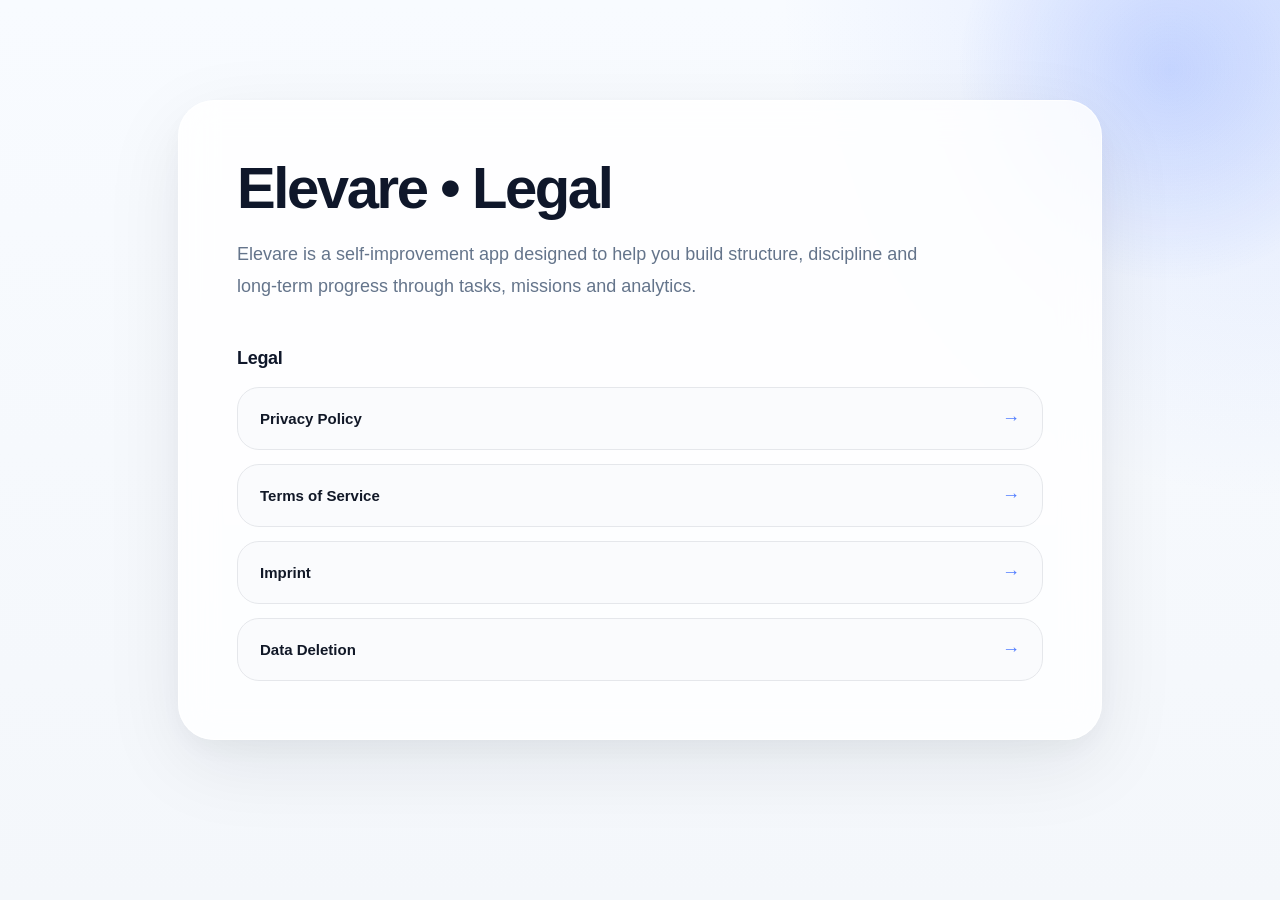
<file: index.html>
<!DOCTYPE html>
<html lang="en">
<head>
  <meta charset="UTF-8">
  <meta name="viewport" content="width=device-width, initial-scale=1.0">
  <link rel="stylesheet" href="styles.css">
  <meta name="google" content="notranslate">
  <title>Elevare</title>
</head>
<body translate="no">
  <div class="background-orb"></div>

  <div class="container">
    <div class="hero-card">

      <h1>Elevare • Legal</h1>

      <p class="subtitle">
        Elevare is a self-improvement app designed to help you build structure,
        discipline and long-term progress through tasks, missions and analytics.
      </p>

      <h2 class="section-title">Legal</h2>

      <div class="links">
        
        <a class="link-card" href="privacy.html">
          <span>Privacy Policy</span>
          <span>→</span>
        </a>

        <a class="link-card" href="terms-of-service.html">
          <span>Terms of Service</span>
          <span>→</span>
        </a>

        <a class="link-card" href="impressum.html">
          <span>Imprint</span>
          <span>→</span>
        </a>

        <a class="link-card" href="data-deletion.html">
          <span>Data Deletion</span>
          <span>→</span>
        </a>

      </div>

    </div>
  </div>
</body>
</html>
</file>
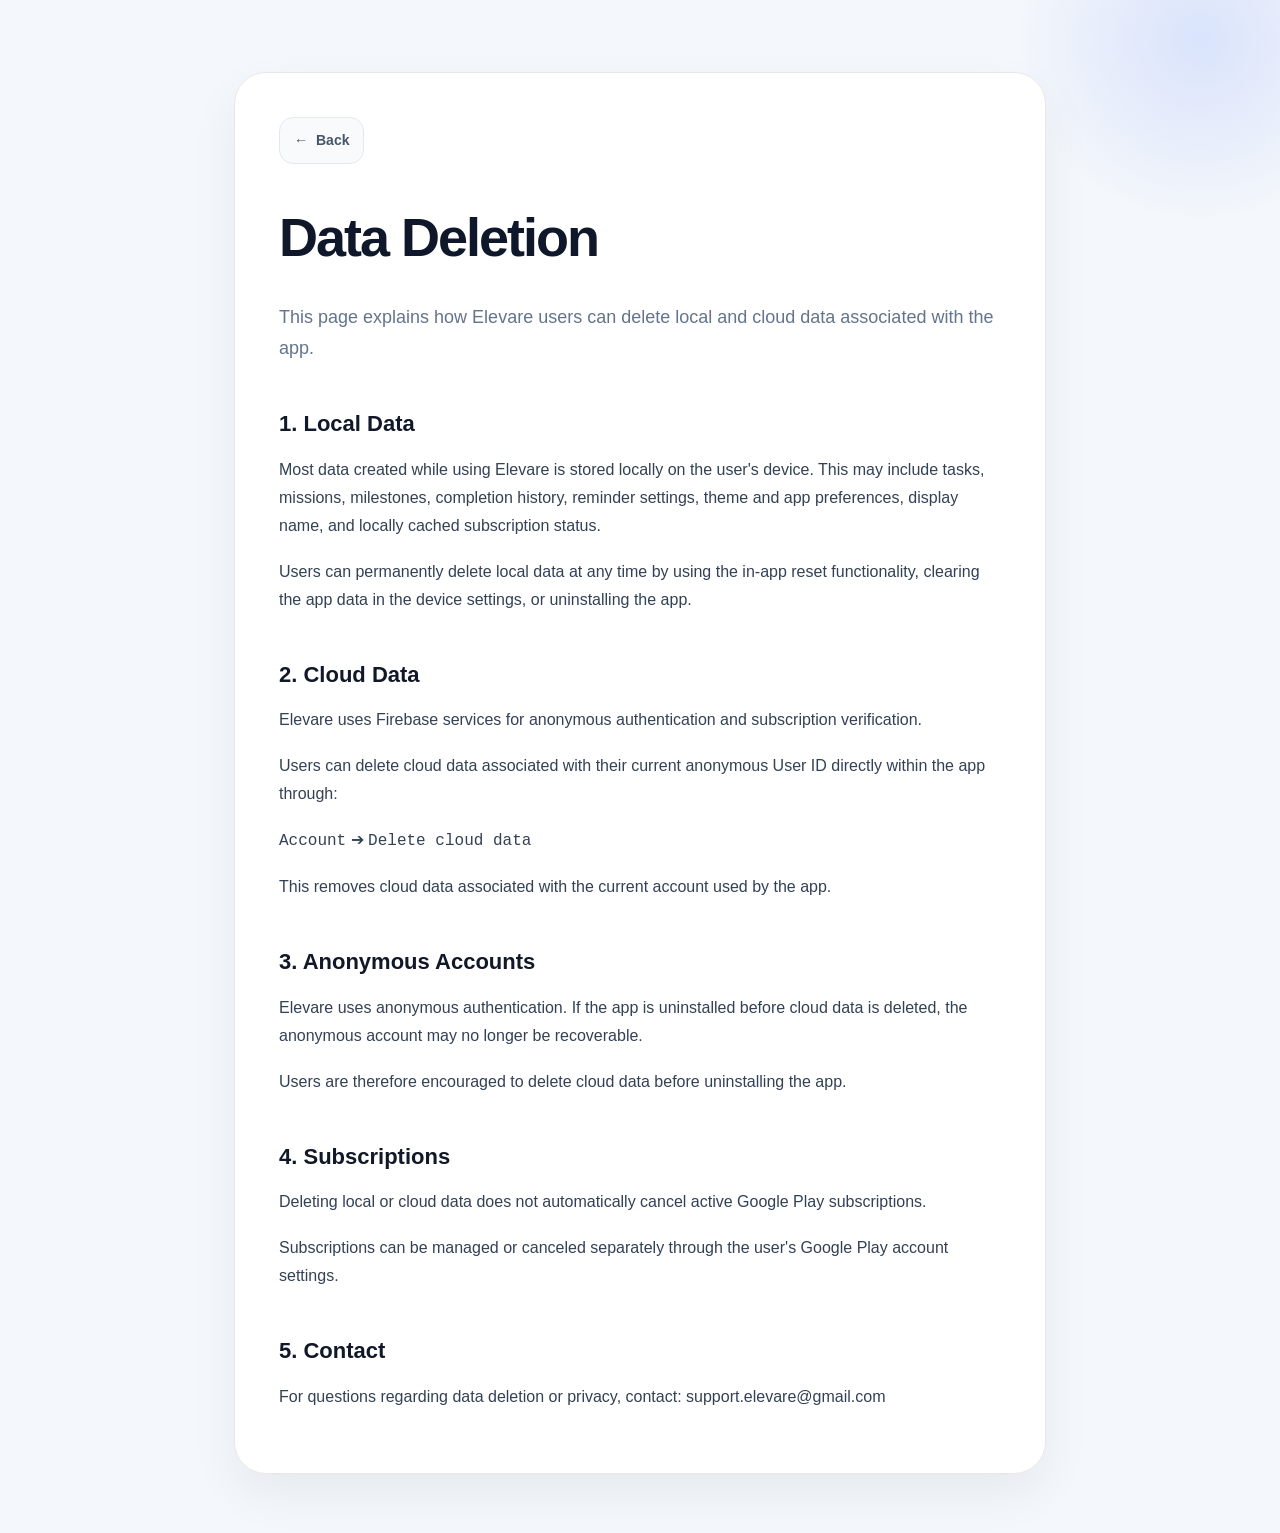
<file: data-deletion.html>
<!DOCTYPE html>
<html lang="en" translate="no">

<head>
  <meta charset="UTF-8">
  <meta name="viewport" content="width=device-width, initial-scale=1.0">
  <meta name="google" content="notranslate">
  <link rel="stylesheet" href="legal.css">
  <title>Data Deletion • Elevare</title>
</head>

<body translate="no">

  <div class="background-orb"></div>

  <div class="container">
    <div class="legal-card">

      <a class="back-link" href="index.html">
        <span>←</span>
        <span>Back</span>
      </a>

      <h1>Data Deletion</h1>

      <p class="intro-text">
        This page explains how Elevare users can delete local and cloud data
        associated with the app.
      </p>

      <h2>1. Local Data</h2>
      <p>
        Most data created while using Elevare is stored locally on the user's device.
        This may include tasks, missions, milestones, completion history, reminder settings,
        theme and app preferences, display name, and locally cached subscription status.
      </p>

      <p>
        Users can permanently delete local data at any time by using the in-app reset
        functionality, clearing the app data in the device settings, or uninstalling the app.
      </p>

      <h2>2. Cloud Data</h2>
      <p>
        Elevare uses Firebase services for anonymous authentication and subscription
        verification.
      </p>

      <p>
        Users can delete cloud data associated with their current anonymous User ID directly
        within the app through:
      </p>

      <p>
        <kbd>Account</kbd> ➔ <kbd>Delete cloud data</kbd>
      </p>

      <p>
        This removes cloud data associated with the current account used by the app.
      </p>

      <h2>3. Anonymous Accounts</h2>
      <p>
        Elevare uses anonymous authentication. If the app is uninstalled before cloud data is
        deleted, the anonymous account may no longer be recoverable.
      </p>

      <p>
        Users are therefore encouraged to delete cloud data before uninstalling the app.
      </p>

      <h2>4. Subscriptions</h2>
      <p>
        Deleting local or cloud data does not automatically cancel active Google Play
        subscriptions.
      </p>

      <p>
        Subscriptions can be managed or canceled separately through the user's Google Play
        account settings.
      </p>

      <h2>5. Contact</h2>
      <p>
        For questions regarding data deletion or privacy, contact:
        support.elevare@gmail.com
      </p>

    </div>
  </div>

</body>

</html>
</file>
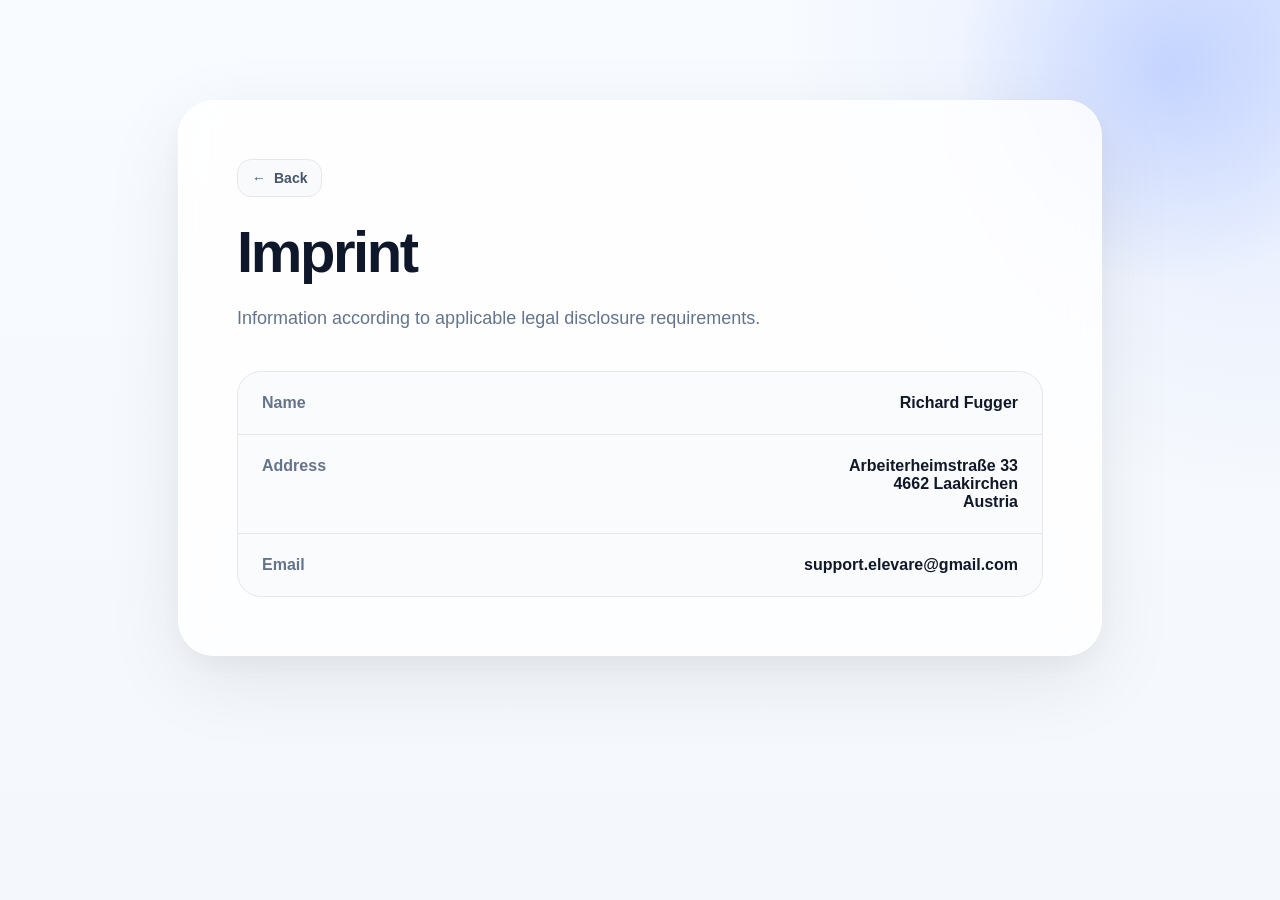
<file: impressum.html>
<!DOCTYPE html>
<html lang="en" translate="no">

<head>
  <meta charset="UTF-8">
  <meta name="viewport" content="width=device-width, initial-scale=1.0">
  <meta name="google" content="notranslate">
  <link rel="stylesheet" href="styles.css">
  <title>Imprint • Elevare</title>
</head>

<body translate="no">
  <div class="background-orb"></div>

  <div class="container">
    <div class="hero-card">

      <a class="back-link" href="index.html">
        <span>←</span>
        <span>Back</span>
      </a>

      <h1>Imprint</h1>

      <p class="subtitle">
        Information according to applicable legal disclosure requirements.
      </p>

      <div class="legal-card">

        <div class="legal-row">
          <div class="legal-label">Name</div>
          <div class="legal-value">Richard Fugger</div>
        </div>

        <div class="legal-row">
          <div class="legal-label">Address</div>
          <div class="legal-value">
            Arbeiterheimstraße 33<br>
            4662 Laakirchen<br>
            Austria
          </div>
        </div>

        <div class="legal-row">
          <div class="legal-label">Email</div>
          <div class="legal-value">support.elevare@gmail.com</div>
        </div>

        <!-- Einkommentieren, sobald Gewerbe aktiv -->
        <!--
            <div class="imprint-table" style="margin-top: 20px;">
                <div class="imprint-row">
                    <span class="imprint-label"><strong>Trade Authority</strong></span>
                    <span class="imprint-value">Bezirkshauptmannschaft Gmunden</span>
                </div>
                <div class="imprint-row">
                    <span class="imprint-label"><strong>Chamber Membership</strong></span>
                    <span class="imprint-value">Wirtschaftskammer Oberösterreich (WKOÖ)</span>
                </div>
                <div class="imprint-row">
                    <span class="imprint-label"><strong>Applicable Law</strong></span>
                    <span class="imprint-value">Gewerbeordnung (GewO): <a href="https://bka.gv.at" target="_blank" rel="noopener noreferrer">www.ris.bka.gv.at</a></span>
                </div>
            </div>
            -->

      </div>

    </div>
  </div>
</body>

</html>
</file>
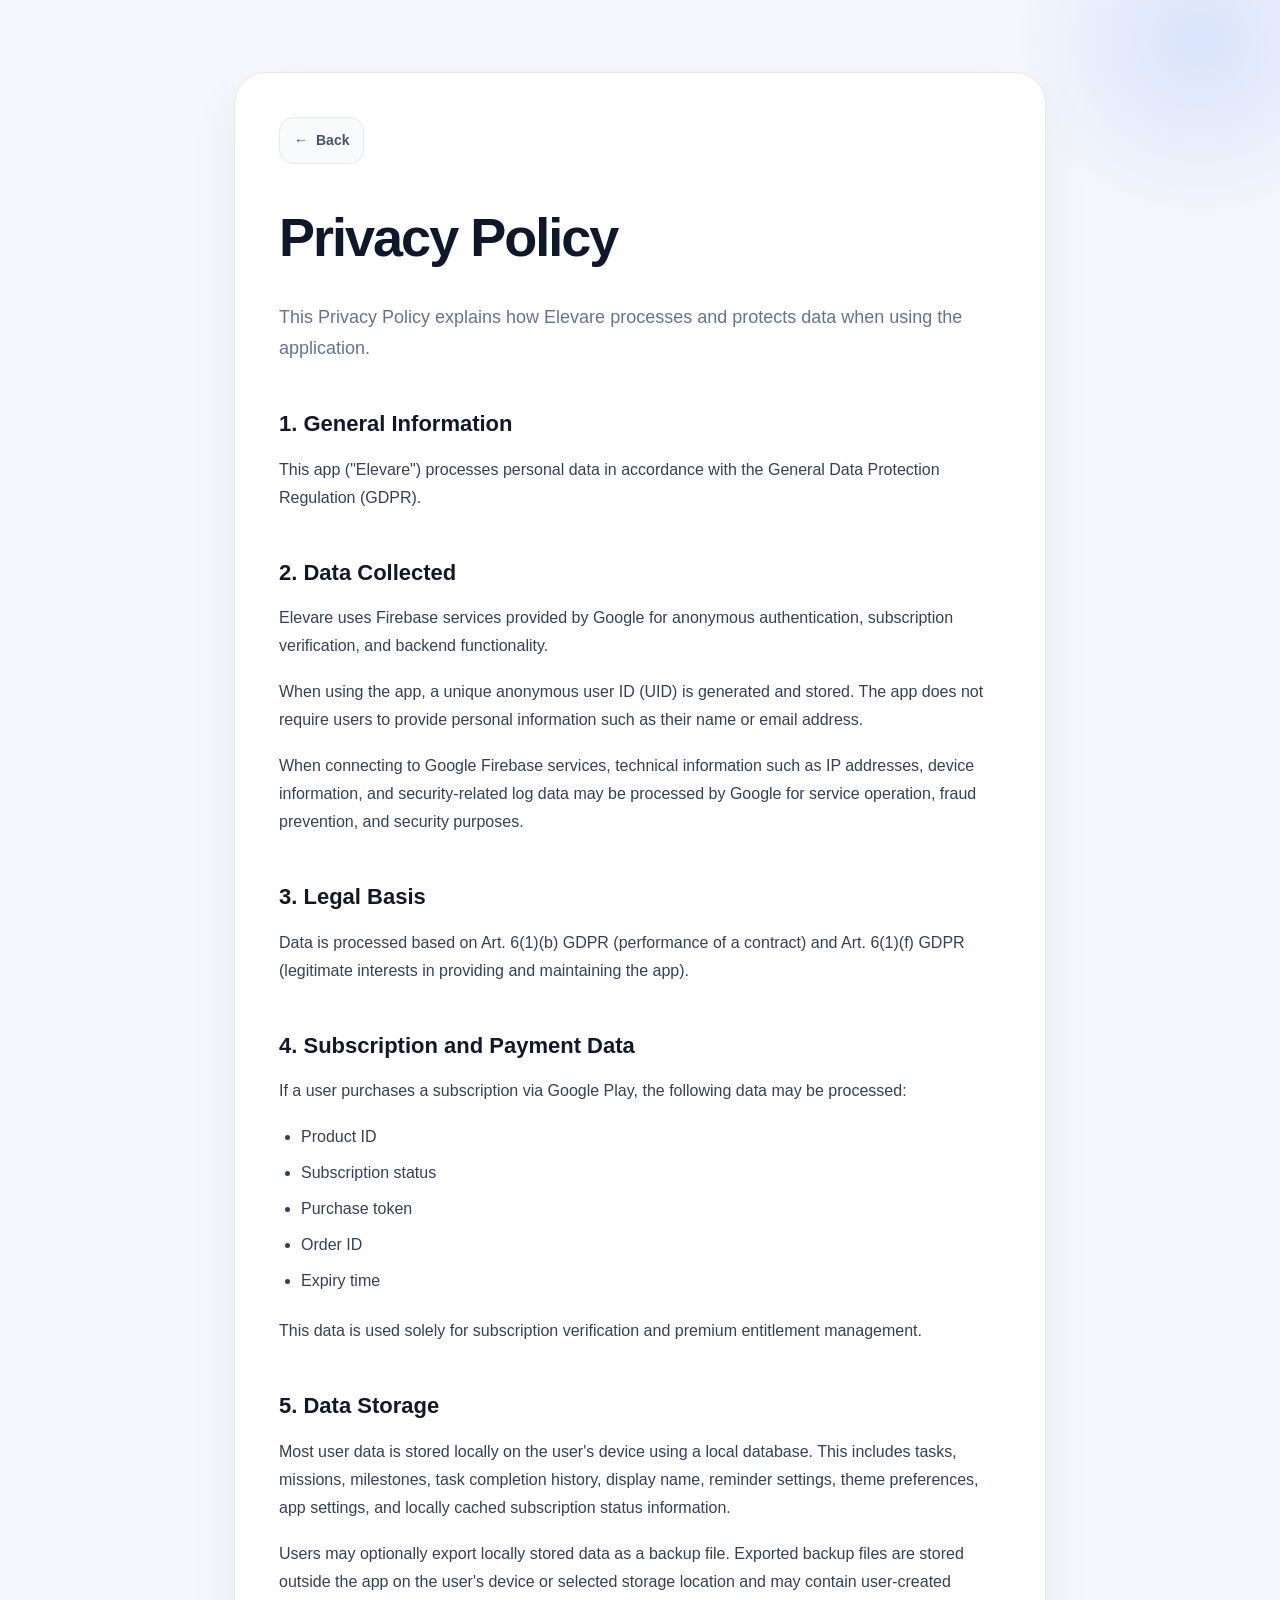
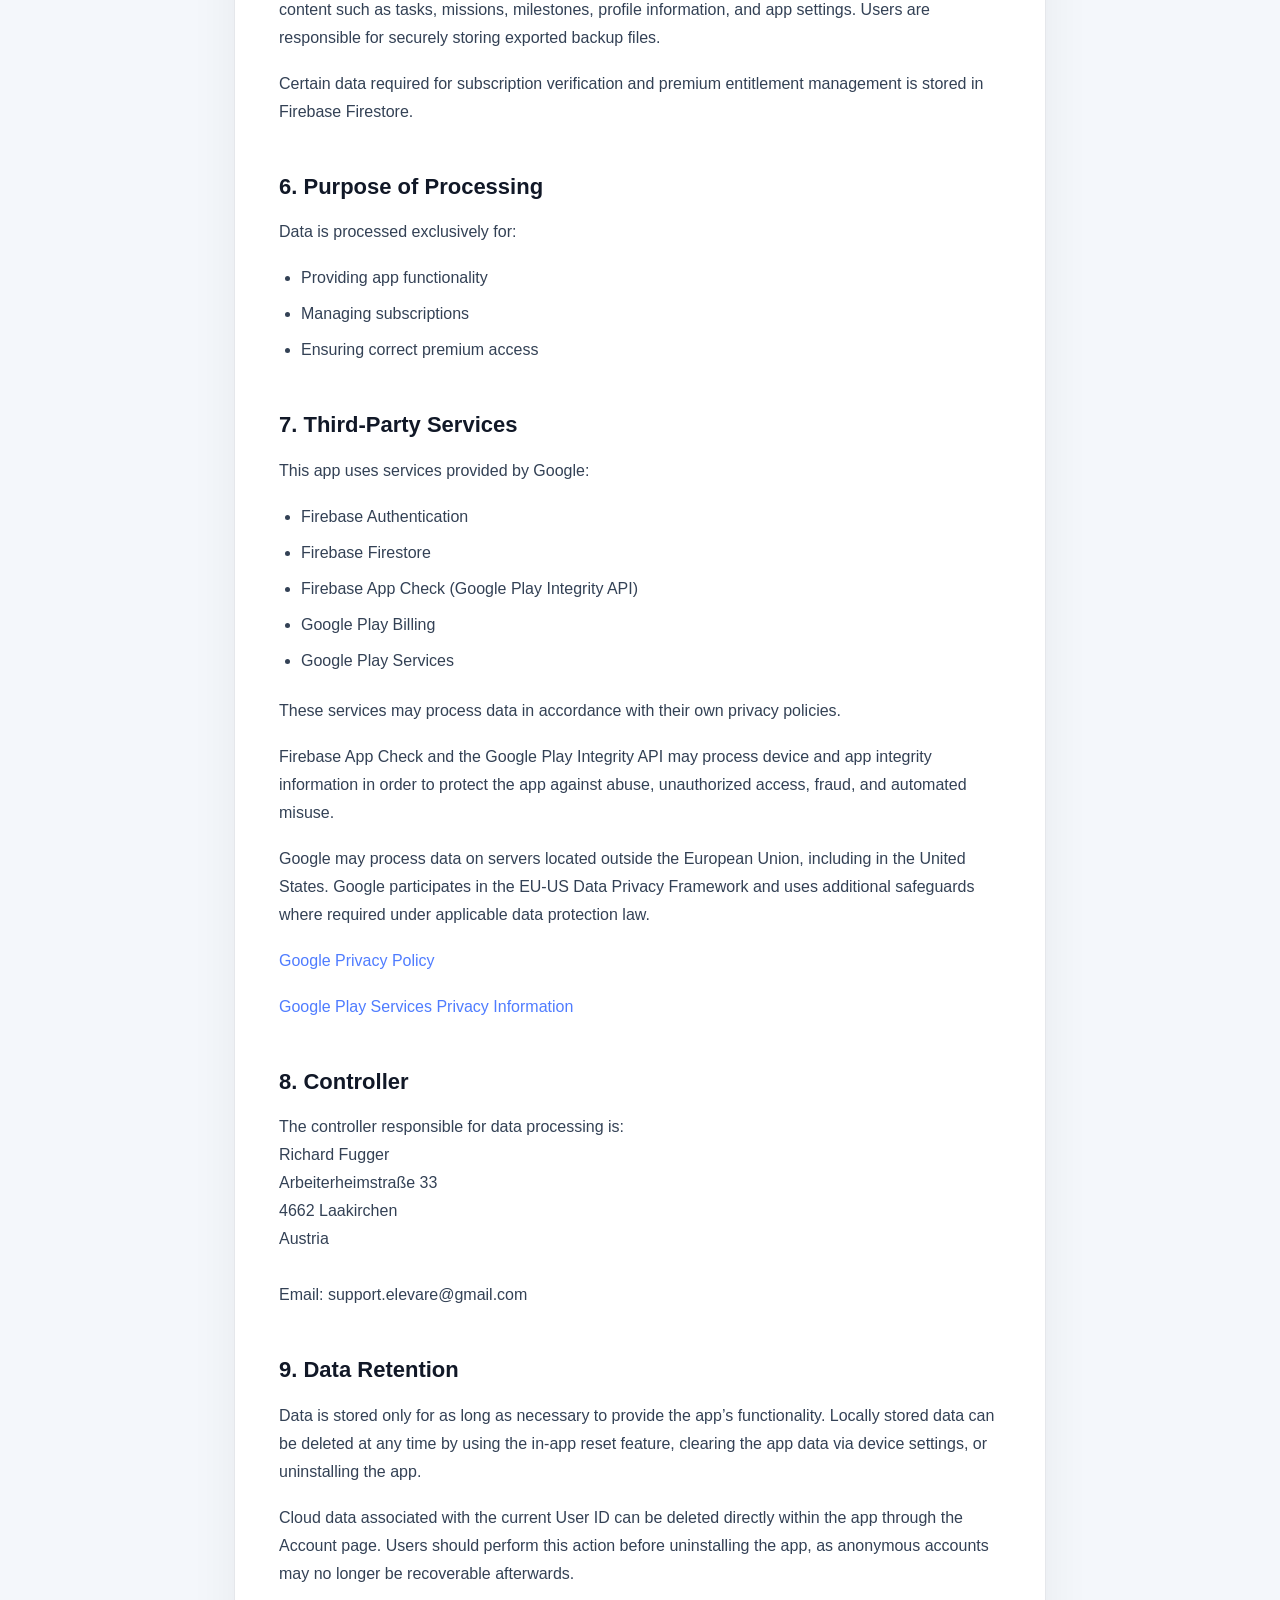
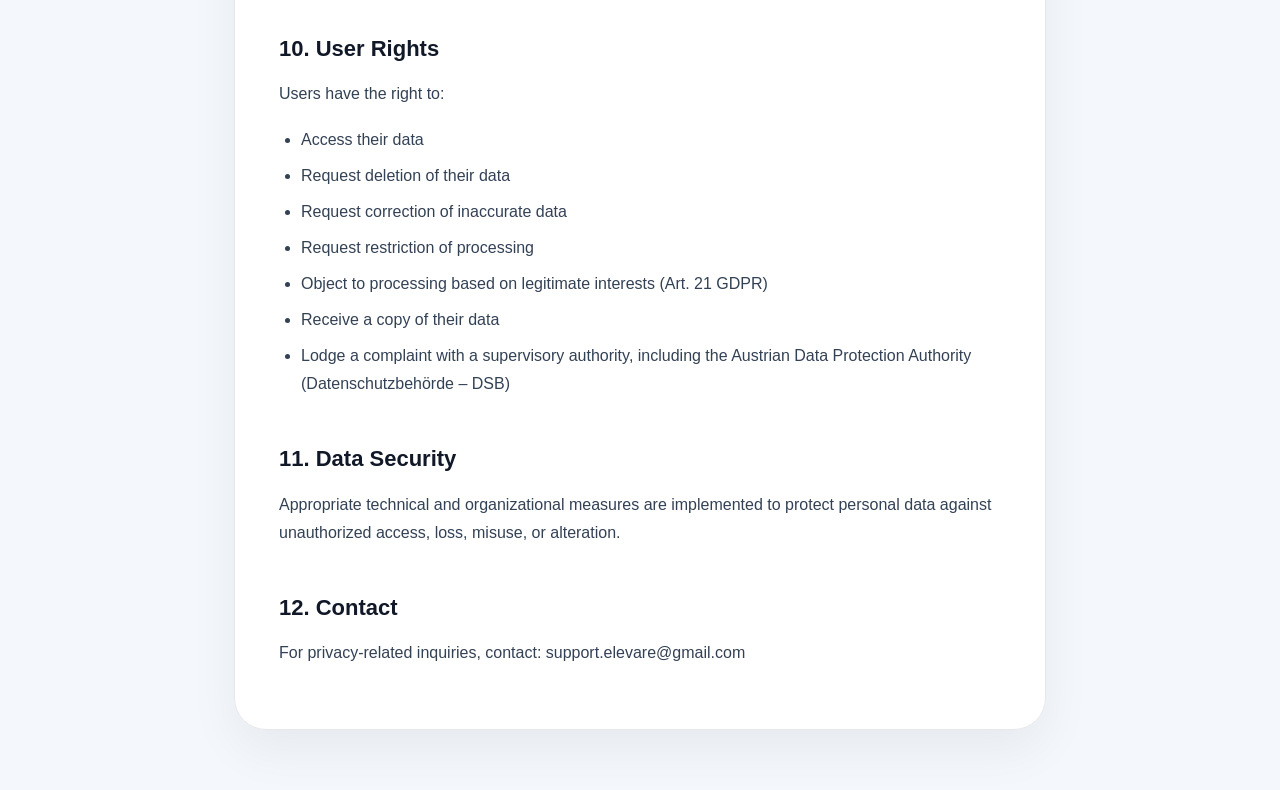
<file: privacy.html>
<!DOCTYPE html>
<html lang="en" translate="no">

<head>
  <meta charset="UTF-8">

  <meta name="viewport" content="width=device-width, initial-scale=1.0">

  <meta name="google" content="notranslate">

  <link rel="stylesheet" href="legal.css">

  <title>Privacy Policy • Elevare</title>
</head>

<body translate="no">

  <div class="background-orb"></div>

  <div class="container">
    <div class="legal-card">

      <a class="back-link" href="index.html">
        <span>←</span>
        <span>Back</span>
      </a>

      <h1>Privacy Policy</h1>

      <p class="intro-text">
        This Privacy Policy explains how Elevare processes and protects data
        when using the application.
      </p>

      <h2>1. General Information</h2>
      <p>
        This app ("Elevare") processes personal data in accordance with the General Data Protection Regulation (GDPR).
      </p>

      <h2>2. Data Collected</h2>
      <p>
        Elevare uses Firebase services provided by Google for anonymous authentication,
        subscription verification, and backend functionality.
      </p>

      <p>
        When using the app, a unique anonymous user ID (UID) is generated and stored.
        The app does not require users to provide personal information
        such as their name or email address.
      </p>

      <p>
        When connecting to Google Firebase services, technical information such as
        IP addresses, device information, and security-related log data may be
        processed by Google for service operation, fraud prevention, and security purposes.
      </p>

      <h2>3. Legal Basis</h2>
      <p>
        Data is processed based on Art. 6(1)(b) GDPR (performance of a contract)
        and Art. 6(1)(f) GDPR (legitimate interests in providing and maintaining the app).
      </p>

      <h2>4. Subscription and Payment Data</h2>
      <p>
        If a user purchases a subscription via Google Play, the following data may be processed:
      </p>

      <ul>
        <li>Product ID</li>
        <li>Subscription status</li>
        <li>Purchase token</li>
        <li>Order ID</li>
        <li>Expiry time</li>
      </ul>

      <p>
        This data is used solely for subscription verification and premium entitlement management.
      </p>

      <h2>5. Data Storage</h2>
      <p>
        Most user data is stored locally on the user's device using a local database.
        This includes tasks, missions, milestones, task completion history,
        display name, reminder settings, theme preferences, app settings,
        and locally cached subscription status information.
      </p>

      <p>
        Users may optionally export locally stored data as a backup file.
        Exported backup files are stored outside the app on the user's device
        or selected storage location and may contain user-created content
        such as tasks, missions, milestones, profile information, and app settings.
        Users are responsible for securely storing exported backup files.
      </p>

      <p>
        Certain data required for subscription verification and premium entitlement
        management is stored in Firebase Firestore.
      </p>

      <h2>6. Purpose of Processing</h2>
      <p>
        Data is processed exclusively for:
      </p>

      <ul>
        <li>Providing app functionality</li>
        <li>Managing subscriptions</li>
        <li>Ensuring correct premium access</li>
      </ul>

      <h2>7. Third-Party Services</h2>
      <p>
        This app uses services provided by Google:
      </p>

      <ul>
        <li>Firebase Authentication</li>
        <li>Firebase Firestore</li>
        <li>Firebase App Check (Google Play Integrity API)</li>
        <li>Google Play Billing</li>
        <li>Google Play Services</li>
      </ul>

      <p>
        These services may process data in accordance with their own privacy policies.
      </p>

      <p>
        Firebase App Check and the Google Play Integrity API may process
        device and app integrity information in order to protect the app
        against abuse, unauthorized access, fraud, and automated misuse.
      </p>

      <p>
        Google may process data on servers located outside the European Union,
        including in the United States. Google participates in the EU-US Data Privacy Framework
        and uses additional safeguards where required under applicable data protection law.
      </p>

      <p>
        <a href="https://policies.google.com/privacy" target="_blank" rel="noopener noreferrer">
          Google Privacy Policy
        </a>
      </p>

      <p>
        <a href="https://policies.google.com/technologies/product-privacy" target="_blank" rel="noopener noreferrer">
          Google Play Services Privacy Information
        </a>
      </p>

      <h2>8. Controller</h2>
      <p>
        The controller responsible for data processing is:<br>
        Richard Fugger<br>
        Arbeiterheimstraße 33<br>
        4662 Laakirchen<br>
        Austria<br><br>

        Email: support.elevare@gmail.com
      </p>

      <h2>9. Data Retention</h2>
      <p>
        Data is stored only for as long as necessary to provide the app’s functionality.
        Locally stored data can be deleted at any time by using the in-app reset feature,
        clearing the app data via device settings, or uninstalling the app.
      </p>

      <p>
        Cloud data associated with the current User ID can be deleted directly within the app
        through the Account page. Users should perform this action before uninstalling the app,
        as anonymous accounts may no longer be recoverable afterwards.
      </p>

      <h2>10. User Rights</h2>
      <p>
        Users have the right to:
      </p>

      <ul>
        <li>Access their data</li>
        <li>Request deletion of their data</li>
        <li>Request correction of inaccurate data</li>
        <li>Request restriction of processing</li>
        <li>Object to processing based on legitimate interests (Art. 21 GDPR)</li>
        <li>Receive a copy of their data</li>
        <li>Lodge a complaint with a supervisory authority, including the Austrian Data Protection Authority
          (Datenschutzbehörde – DSB)</li>
      </ul>

      <h2>11. Data Security</h2>
      <p>
        Appropriate technical and organizational measures are implemented to protect
        personal data against unauthorized access, loss, misuse, or alteration.
      </p>

      <h2>12. Contact</h2>
      <p>
        For privacy-related inquiries, contact:
        support.elevare@gmail.com
      </p>

    </div>
  </div>


</body>

</html>
</file>
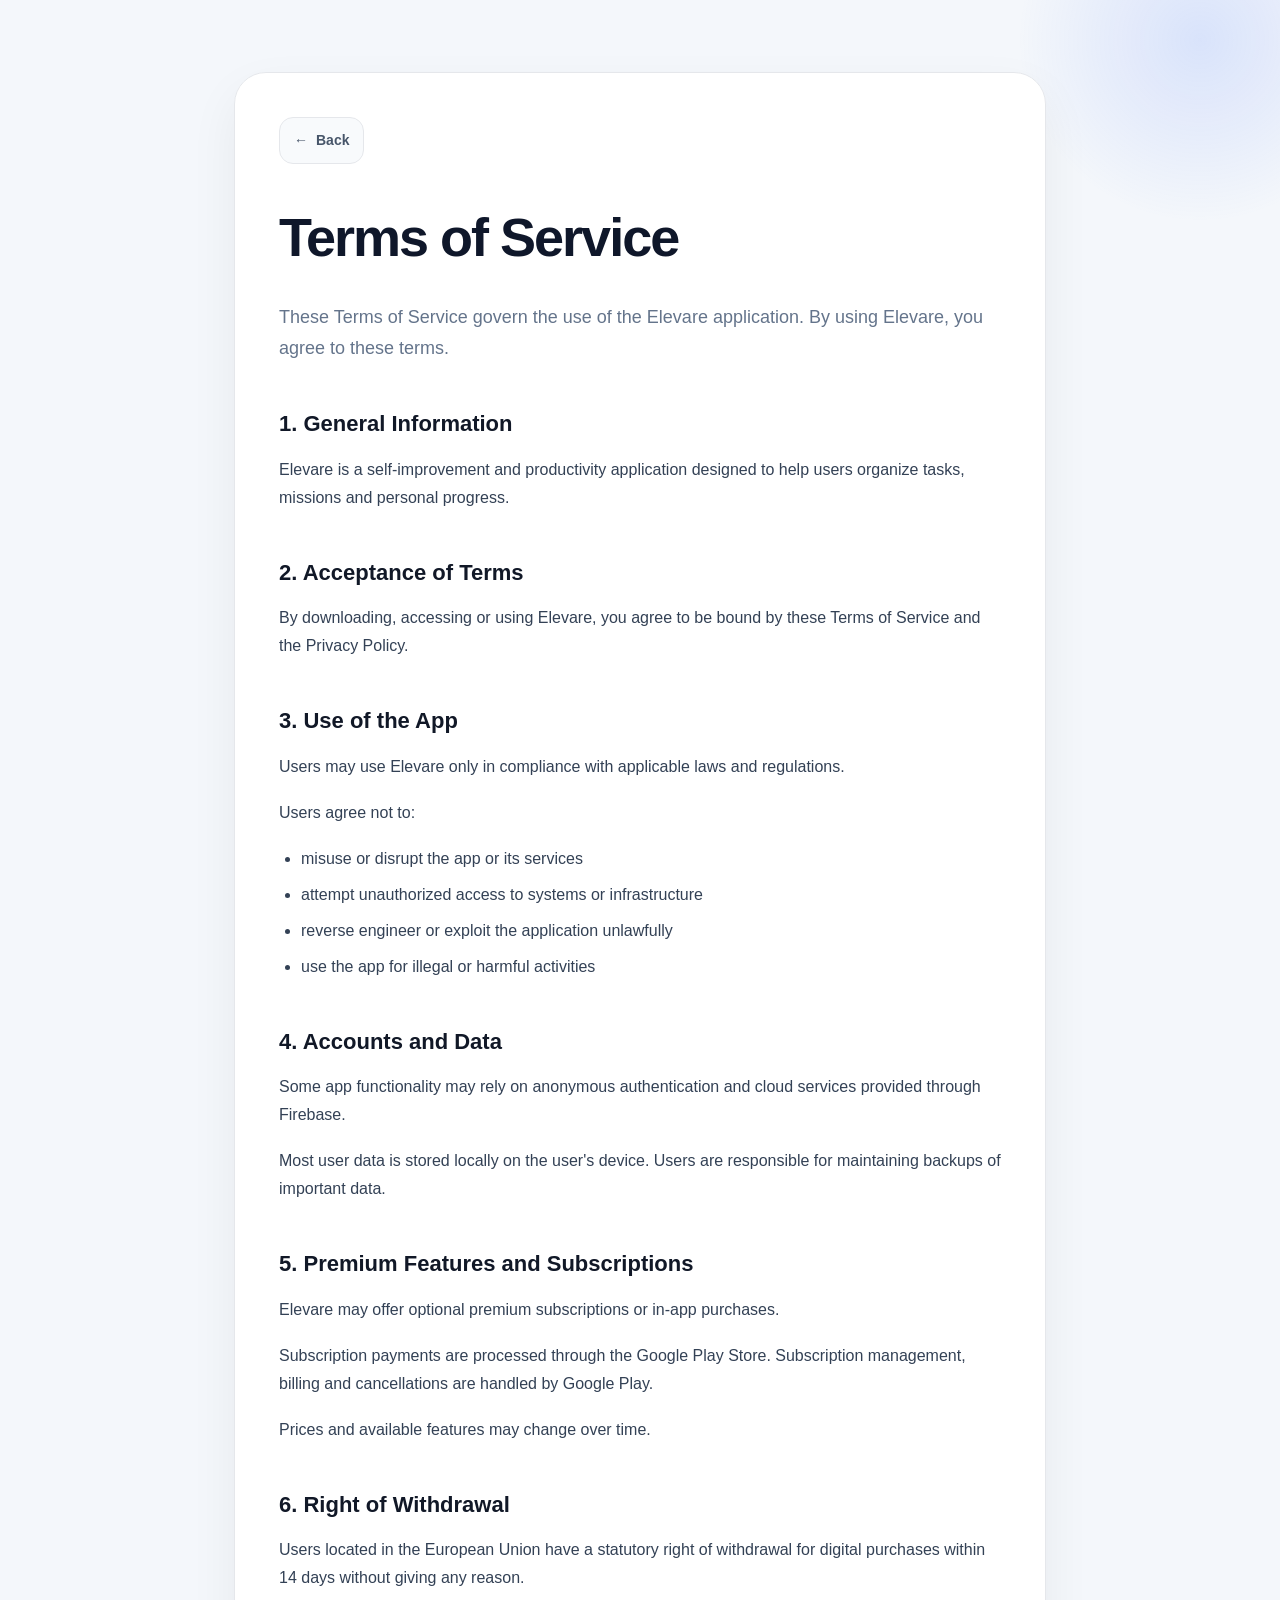
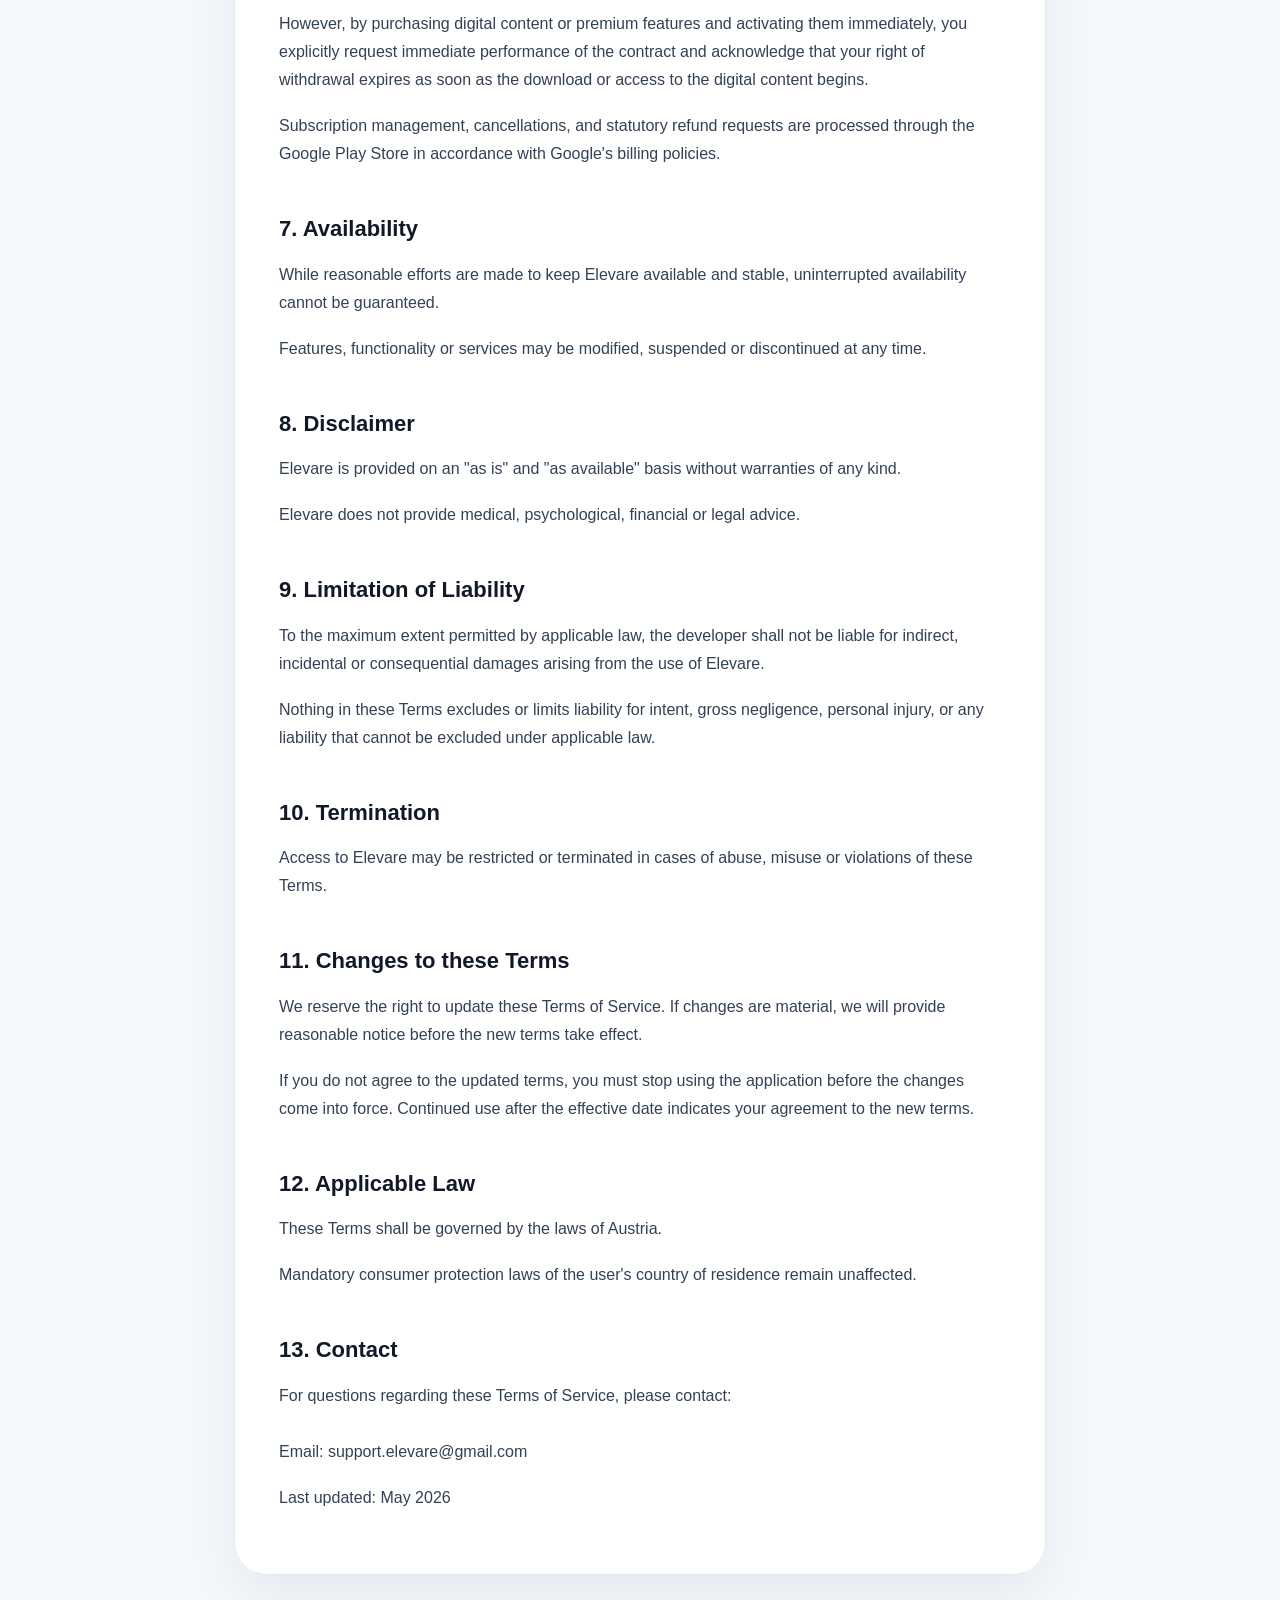
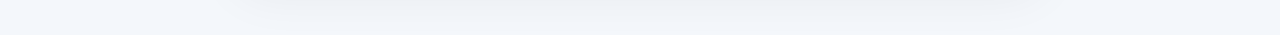
<file: terms-of-service.html>
<!DOCTYPE html>
<html lang="en" translate="no">

<head>
    <meta charset="UTF-8">
    <meta name="viewport" content="width=device-width, initial-scale=1.0">
    <meta name="google" content="notranslate">

    <link rel="stylesheet" href="legal.css">

    <title>Terms of Service • Elevare</title>
</head>

<body translate="no">

    <div class="background-orb"></div>

    <div class="container">
        <div class="legal-card">

            <a class="back-link" href="index.html">
                <span>←</span>
                <span>Back</span>
            </a>

            <h1>Terms of Service</h1>

            <p class="intro-text">
                These Terms of Service govern the use of the Elevare application.
                By using Elevare, you agree to these terms.
            </p>

            <h2>1. General Information</h2>
            <p>
                Elevare is a self-improvement and productivity application designed
                to help users organize tasks, missions and personal progress.
            </p>

            <h2>2. Acceptance of Terms</h2>
            <p>
                By downloading, accessing or using Elevare, you agree to be bound by
                these Terms of Service and the Privacy Policy.
            </p>

            <h2>3. Use of the App</h2>
            <p>
                Users may use Elevare only in compliance with applicable laws and
                regulations.
            </p>

            <p>
                Users agree not to:
            </p>

            <ul>
                <li>misuse or disrupt the app or its services</li>
                <li>attempt unauthorized access to systems or infrastructure</li>
                <li>reverse engineer or exploit the application unlawfully</li>
                <li>use the app for illegal or harmful activities</li>
            </ul>

            <h2>4. Accounts and Data</h2>
            <p>
                Some app functionality may rely on anonymous authentication and cloud
                services provided through Firebase.
            </p>

            <p>
                Most user data is stored locally on the user's device. Users are
                responsible for maintaining backups of important data.
            </p>

            <h2>5. Premium Features and Subscriptions</h2>
            <p>
                Elevare may offer optional premium subscriptions or in-app purchases.
            </p>

            <p>
                Subscription payments are processed through the Google Play Store.
                Subscription management, billing and cancellations are handled by
                Google Play.
            </p>

            <p>
                Prices and available features may change over time.
            </p>

            <h2>6. Right of Withdrawal</h2>
            <p>
                Users located in the European Union have a statutory right of withdrawal
                for digital purchases within 14 days without giving any reason.
            </p>

            <p>
                However, by purchasing digital content or premium features and activating them immediately,
                you explicitly request immediate performance of the contract and acknowledge that your
                right of withdrawal expires as soon as the download or access to the digital content begins.
            </p>

            <p>
                Subscription management, cancellations, and statutory refund requests are processed
                through the Google Play Store in accordance with Google's billing policies.
            </p>


            <h2>7. Availability</h2>
            <p>
                While reasonable efforts are made to keep Elevare available and stable,
                uninterrupted availability cannot be guaranteed.
            </p>

            <p>
                Features, functionality or services may be modified, suspended or
                discontinued at any time.
            </p>

            <h2>8. Disclaimer</h2>
            <p>
                Elevare is provided on an "as is" and "as available" basis without
                warranties of any kind.
            </p>

            <p>
                Elevare does not provide medical, psychological, financial or legal
                advice.
            </p>

            <h2>9. Limitation of Liability</h2>

            <p>
                To the maximum extent permitted by applicable law, the developer shall not
                be liable for indirect, incidental or consequential damages arising from
                the use of Elevare.
            </p>

            <p>
                Nothing in these Terms excludes or limits liability for intent, gross
                negligence, personal injury, or any liability that cannot be excluded
                under applicable law.
            </p>

            <h2>10. Termination</h2>
            <p>
                Access to Elevare may be restricted or terminated in cases of abuse,
                misuse or violations of these Terms.
            </p>

            <h2>11. Changes to these Terms</h2>
            <p>
                We reserve the right to update these Terms of Service. If changes are material,
                we will provide reasonable notice before the new terms take effect.
            </p>
            <p>
                If you do not agree to the updated terms, you must stop using the application
                before the changes come into force. Continued use after the effective date
                indicates your agreement to the new terms.
            </p>

            <h2>12. Applicable Law</h2>

            <p>
                These Terms shall be governed by the laws of Austria.
            </p>

            <p>
                Mandatory consumer protection laws of the user's country of residence
                remain unaffected.
            </p>

            <h2>13. Contact</h2>
            <p>
                For questions regarding these Terms of Service, please contact:
                <br><br>
                Email: support.elevare@gmail.com
            </p>

            <p class="last-updated">
                Last updated: May 2026
            </p>

        </div>
    </div>

</body>

</html>
</file>
<file: styles.css>
* {
  box-sizing: border-box;
}

html {
  scroll-behavior: smooth;
}

body {
  margin: 0;
  min-height: 100vh;
  font-family: Inter, Arial, sans-serif;
  color: #111827;
  background:
    radial-gradient(
      circle at top right,
      rgba(79, 124, 255, 0.14),
      transparent 32%
    ),
    linear-gradient(
      to bottom,
      #f8fbff 0%,
      #f4f7fb 100%
    );
  overflow-x: hidden;
}

.background-orb {
  position: fixed;
  top: -140px;
  right: -100px;
  width: 420px;
  height: 420px;
  border-radius: 50%;
  background: radial-gradient(
    circle,
    rgba(79, 124, 255, 0.22) 0%,
    rgba(79, 124, 255, 0) 72%
  );
  pointer-events: none;
  z-index: 0;
}

.container {
  max-width: 980px;
  margin: 0 auto;
  padding: 100px 28px 80px;
  position: relative;
  z-index: 1;
}

.hero-card {
  background: rgba(255, 255, 255, 0.82);
  backdrop-filter: blur(18px);
  -webkit-backdrop-filter: blur(18px);

  border: 1px solid rgba(255, 255, 255, 0.72);
  border-radius: 36px;

  padding: 58px;

  box-shadow:
    0 24px 80px rgba(15, 23, 42, 0.08),
    0 10px 30px rgba(15, 23, 42, 0.04);
}

h1 {
  margin: 0;
  font-size: 58px;
  font-weight: 800;
  letter-spacing: -2.4px;
  line-height: 1;
  color: #0f172a;
}

.subtitle {
  margin-top: 22px;
  max-width: 720px;

  font-size: 18px;
  line-height: 1.75;
  font-weight: 500;

  color: #64748b;
}

.section-title {
  margin-top: 46px;
  margin-bottom: 18px;

  font-size: 18px;
  font-weight: 800;
  letter-spacing: -0.3px;

  color: #0f172a;
}

.links {
  display: flex;
  flex-direction: column;
  gap: 14px;
}

.link-card {
  text-decoration: none;

  background: rgba(248, 250, 252, 0.74);

  border: 1px solid #e5e7eb;
  border-radius: 22px;

  padding: 20px 22px;

  display: flex;
  align-items: center;
  justify-content: space-between;

  transition:
    transform 0.18s ease,
    border-color 0.18s ease,
    box-shadow 0.18s ease,
    background 0.18s ease;

  color: #111827;
  font-weight: 700;
  font-size: 15px;
}

.link-card:hover {
  transform: translateY(-2px);

  border-color: rgba(79, 124, 255, 0.35);

  background: rgba(255, 255, 255, 0.92);

  box-shadow:
    0 12px 28px rgba(79, 124, 255, 0.08),
    0 4px 12px rgba(15, 23, 42, 0.04);
}

.link-card span:last-child {
  color: #4f7cff;
  font-size: 18px;
  transition: transform 0.18s ease;
}

.link-card:hover span:last-child {
  transform: translateX(3px);
}

@media (max-width: 768px) {
  .container {
    padding: 56px 20px 40px;
  }

  .hero-card {
    padding: 32px 24px;
    border-radius: 28px;
  }

  h1 {
    font-size: 42px;
    letter-spacing: -1.4px;
  }

  .subtitle {
    margin-top: 18px;
    font-size: 16px;
    line-height: 1.65;
  }

  .section-title {
    margin-top: 36px;
    margin-bottom: 16px;
    font-size: 17px;
  }

  .link-card {
    padding: 18px 18px;
    border-radius: 18px;
    font-size: 14px;
  }

  .background-orb {
    width: 280px;
    height: 280px;
    top: -90px;
    right: -70px;
  }
}

.back-link {
  display: inline-flex;
  align-items: center;
  gap: 8px;

  margin-bottom: 26px;
  padding: 10px 14px;

  text-decoration: none;

  color: #475569;
  font-size: 14px;
  font-weight: 700;

  background: rgba(248, 250, 252, 0.9);

  border: 1px solid #e5e7eb;
  border-radius: 14px;

  transition: all 0.18s ease;
}

.back-link:hover {
  color: #4f7cff;
  border-color: rgba(79, 124, 255, 0.25);

  transform: translateY(-1px);

  box-shadow: 0 8px 20px rgba(79, 124, 255, 0.08);
}

.legal-card {
  margin-top: 36px;

  background: rgba(248, 250, 252, 0.72);

  border: 1px solid #e5e7eb;
  border-radius: 24px;

  overflow: hidden;
}

.legal-row {
  display: flex;
  justify-content: space-between;
  gap: 24px;

  padding: 22px 24px;

  border-bottom: 1px solid #e5e7eb;
}

.legal-row:last-child {
  border-bottom: none;
}

.legal-label {
  color: #64748b;
  font-weight: 700;
  min-width: 100px;
}

.legal-value {
  color: #111827;
  font-weight: 600;
  text-align: right;
}

@media (max-width: 768px) {
  .legal-row {
    flex-direction: column;
    gap: 10px;

    padding: 18px;
  }

  .legal-value {
    text-align: left;
  }
}
</file>
<file: legal.css>
* {
  box-sizing: border-box;
}

body {
  margin: 0;
  padding: 0;

  font-family: Inter, Arial, sans-serif;

  background: #f4f7fb;
  color: #111827;

  line-height: 1.75;
}

.background-orb {
  position: fixed;

  top: -140px;
  right: -100px;

  width: 360px;
  height: 360px;

  border-radius: 50%;

  background: radial-gradient(
    circle,
    rgba(79, 124, 255, 0.16) 0%,
    rgba(79, 124, 255, 0) 72%
  );

  pointer-events: none;
}

.container {
  max-width: 860px;

  margin: 0 auto;

  padding: 72px 24px 60px;

  position: relative;
  z-index: 1;
}

.legal-card {
  background: rgba(255, 255, 255, 0.94);

  border: 1px solid #e5e7eb;
  border-radius: 32px;

  padding: 44px;

  box-shadow:
    0 20px 50px rgba(15, 23, 42, 0.06);
}

.back-link {
  display: inline-flex;
  align-items: center;
  gap: 8px;

  margin-bottom: 26px;

  padding: 10px 14px;

  text-decoration: none;

  color: #475569;

  font-size: 14px;
  font-weight: 700;

  background: rgba(248, 250, 252, 0.92);

  border: 1px solid #e5e7eb;
  border-radius: 14px;

  transition: all 0.18s ease;
}

.back-link:hover {
  color: #4f7cff;

  border-color: rgba(79, 124, 255, 0.24);

  transform: translateY(-1px);

  box-shadow:
    0 8px 20px rgba(79, 124, 255, 0.08);
}

h1 {
  margin: 0;

  font-size: 54px;
  font-weight: 800;

  letter-spacing: -2px;

  color: #0f172a;
}

.intro-text {
  margin-top: 18px;
  margin-bottom: 42px;

  font-size: 18px;

  color: #64748b;

  line-height: 1.7;
}

h2 {
  margin-top: 42px;
  margin-bottom: 12px;

  font-size: 22px;
  font-weight: 800;

  color: #111827;
}

p {
  margin: 0 0 18px;

  color: #334155;

  font-size: 16px;
}

ul {
  margin-top: 0;
  margin-bottom: 22px;

  padding-left: 22px;

  color: #334155;
}

li {
  margin-bottom: 8px;
}

strong {
  color: #111827;
}

a {
  color: #4f7cff;
  text-decoration: none;
}

a:hover {
  text-decoration: underline;
}

@media (max-width: 768px) {
  .container {
    padding: 36px 18px 32px;
  }

  .legal-card {
    padding: 30px 24px;

    border-radius: 26px;
  }

  h1 {
    font-size: 42px;

    letter-spacing: -1.4px;
  }

  .intro-text {
    font-size: 16px;

    margin-bottom: 34px;
  }

  h2 {
    margin-top: 34px;

    font-size: 20px;
  }

  p,
  li {
    font-size: 15px;
  }

  .background-orb {
    width: 240px;
    height: 240px;

    top: -80px;
    right: -70px;
  }
}
</file>
